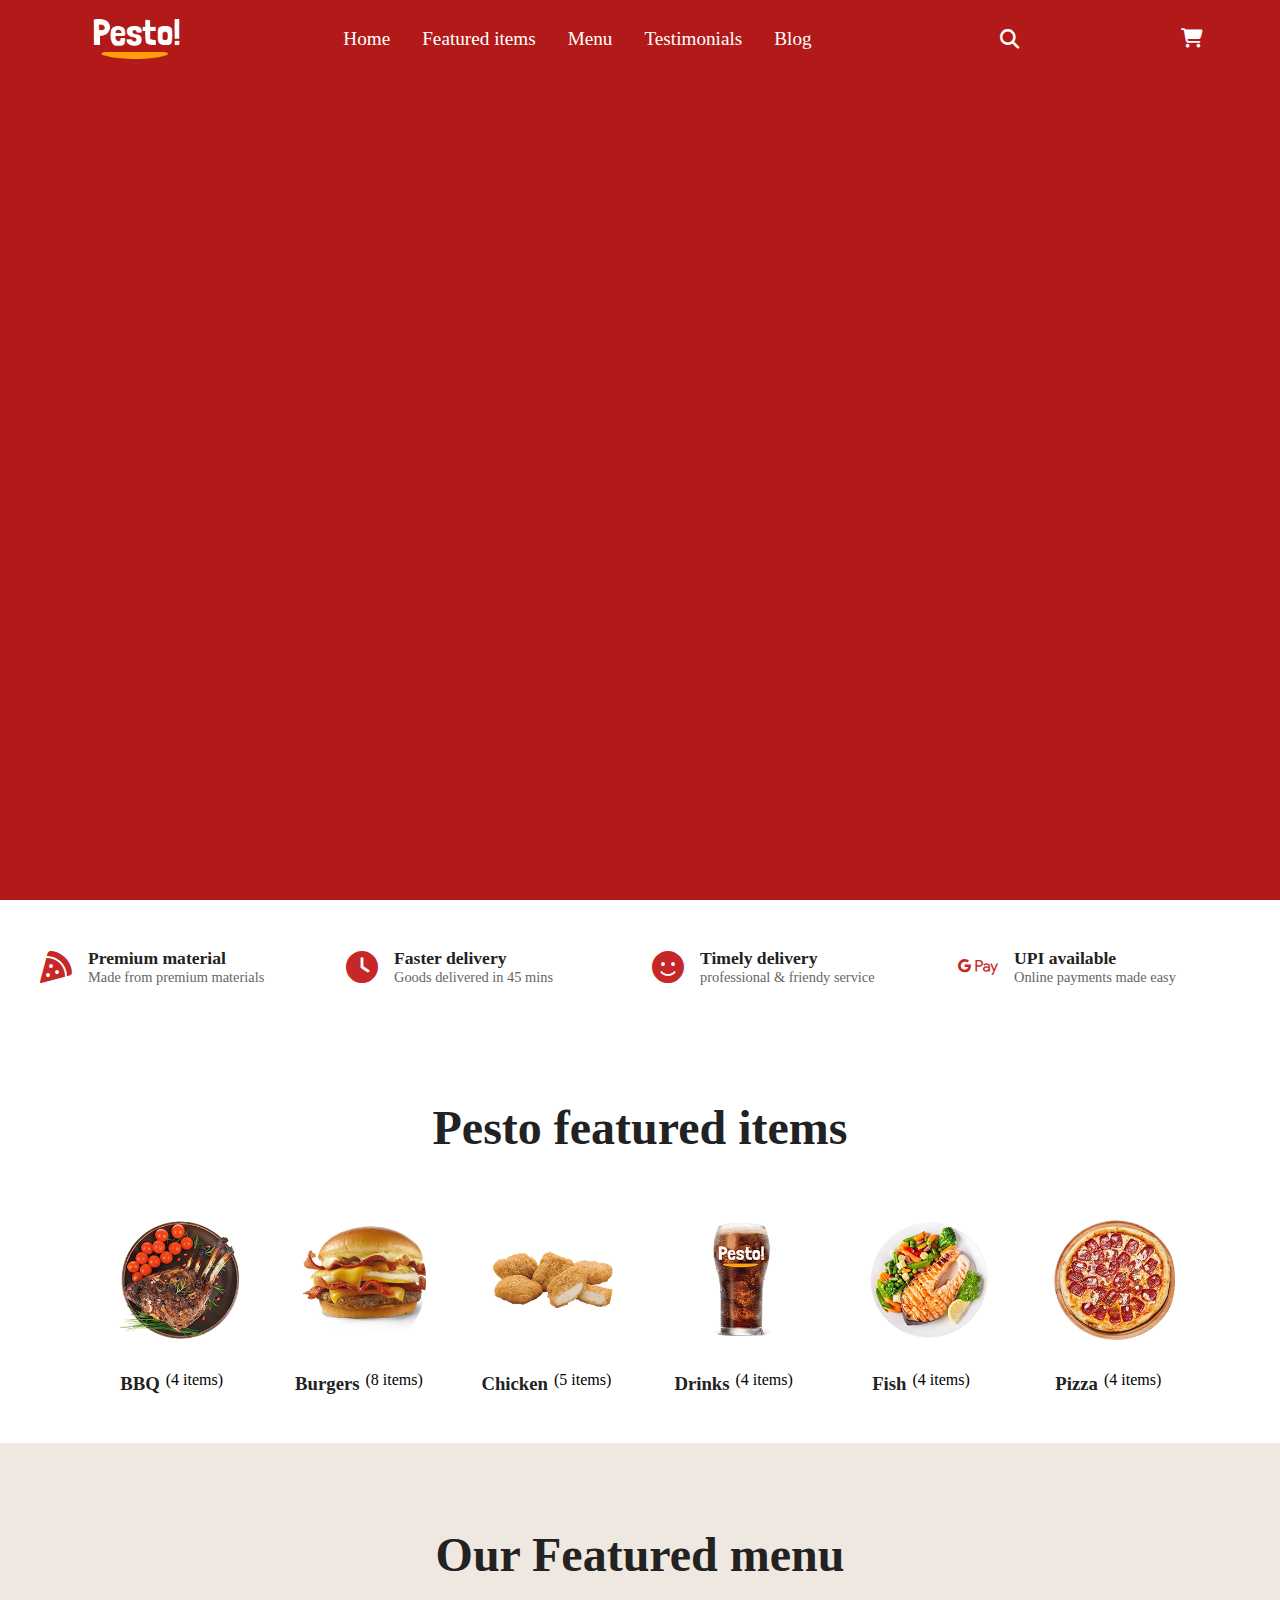
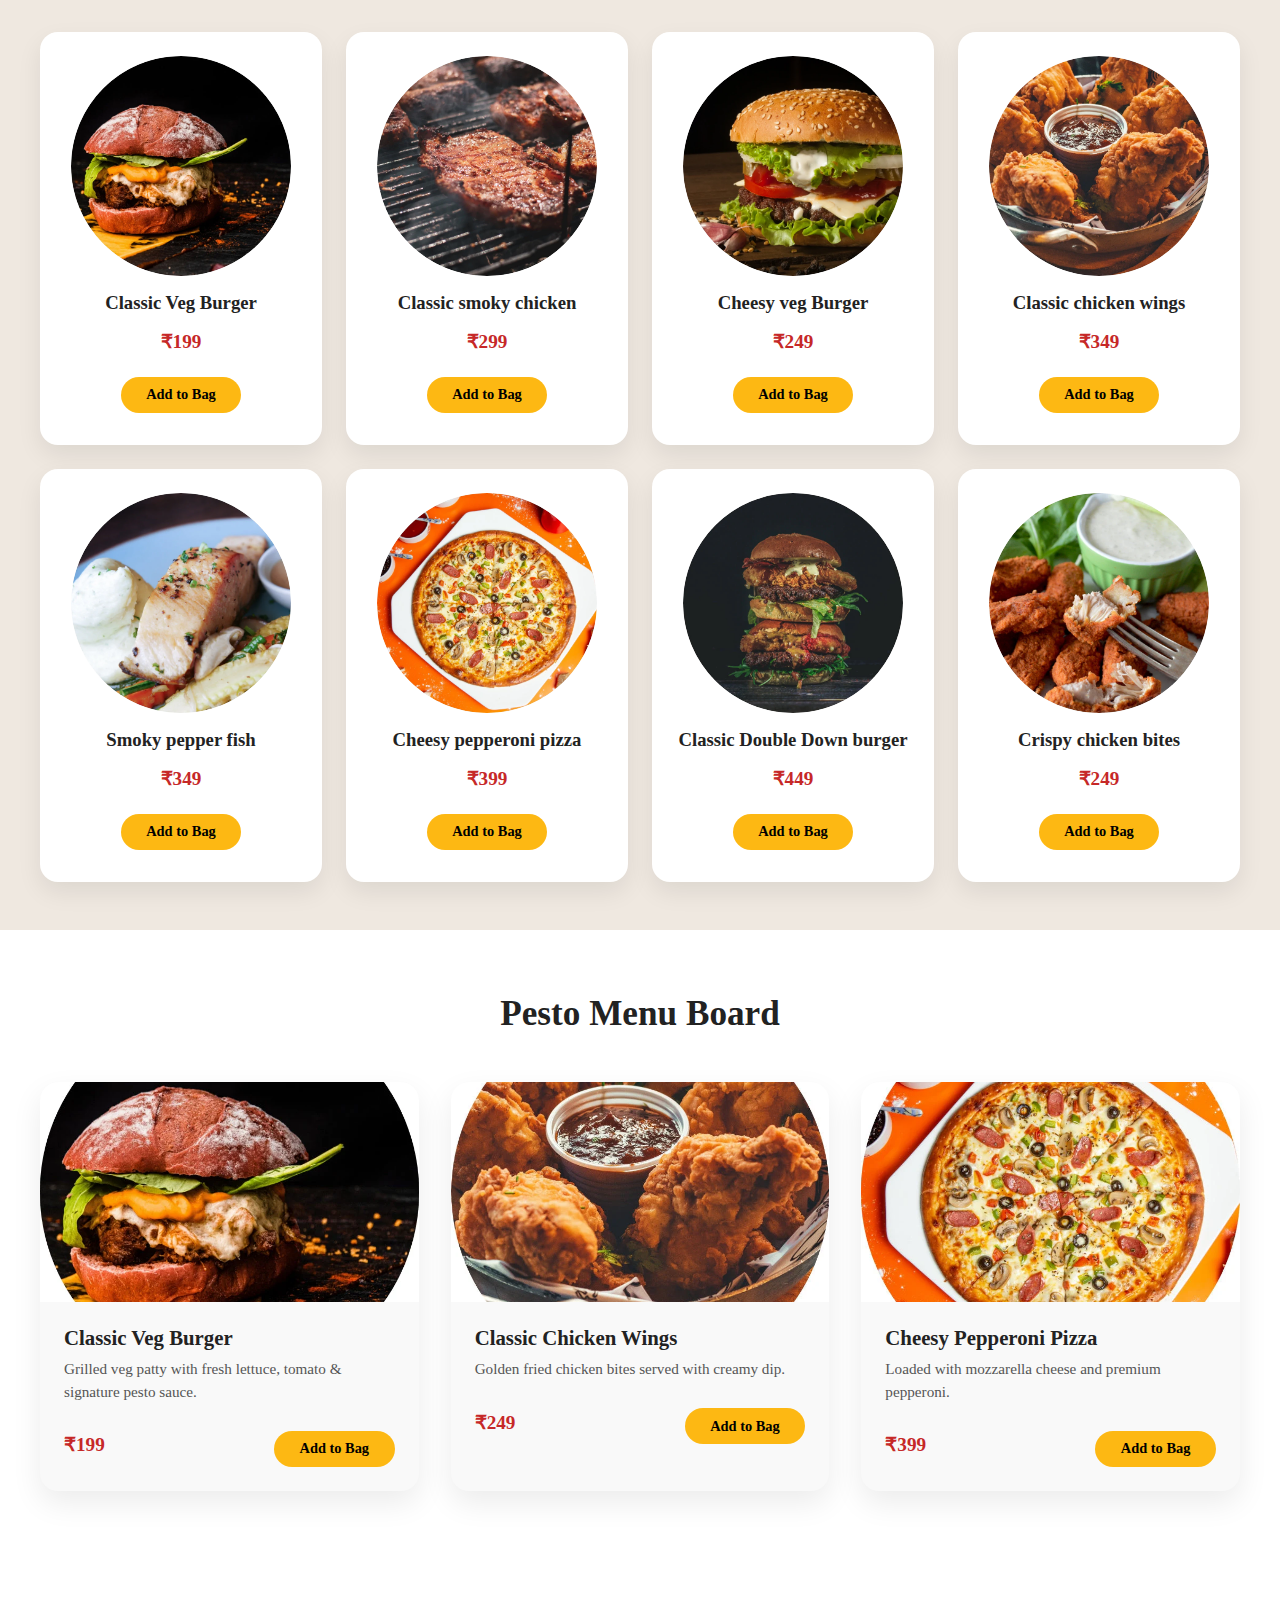
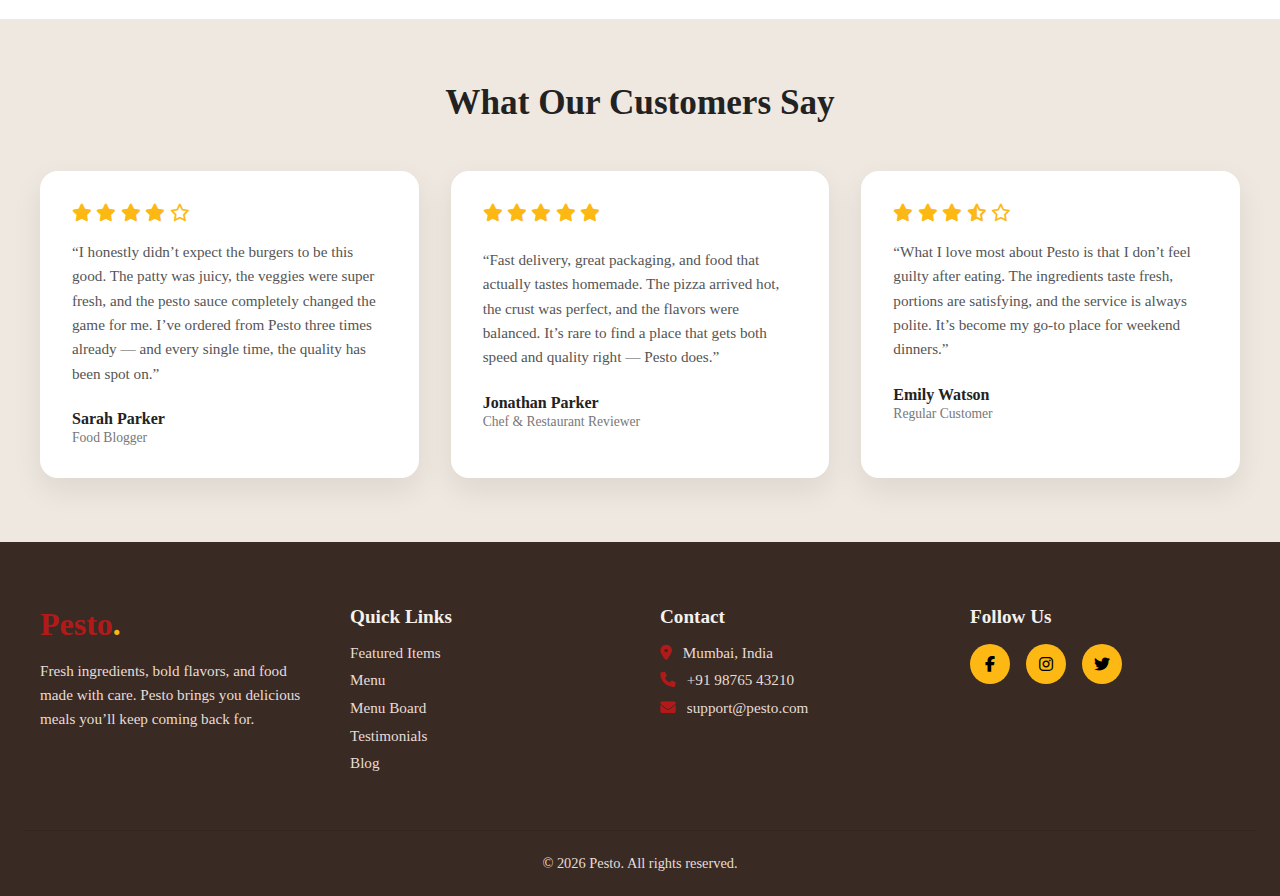
<file: index.html>
<!DOCTYPE html>
<html lang="en">
<head>
    <meta charset="UTF-8">
    <meta name="viewport" content="width=device-width, initial-scale=1.0">
    <title>Pesto</title>
    <link rel="stylesheet" href="style.css">
    <link rel="stylesheet" href="https://cdnjs.cloudflare.com/ajax/libs/font-awesome/6.7.2/css/all.min.css" integrity="sha512-Evv84Mr4kqVGRNSgIGL/F/aIDqQb7xQ2vcrdIwxfjThSH8CSR7PBEakCr51Ck+w+/U6swU2Im1vVX0SVk9ABhg==" crossorigin="anonymous" referrerpolicy="no-referrer" />
    <link href="https://fonts.googleapis.com/css2?family=Baloo+2&display=swap" rel="stylesheet">

</head>
<body>
    <header>
        <!--background image-->
       <div class="bg"><!--splash image-->
            <div class="bg-color"><!-- for adding background color over the splash-->
                <div class="Navbar"><!-- writing it inside the bg color div so that the navbar appears on bg color-->
                    <div class="Nav-logo"><!--to change the position of logo-->
                       <div class="logo"></div>
                    </div>
                <div class="Nav-tags"><!--given separate classes so that i can adjust position of each anchor tag if needed-->
                    <div class="home"><a href="index.html">Home</a></div>
                    <div class="items"><a href="#featured__menu">Featured items</a></div>
                    <div class="Menu"><a href="#featured-menu">Menu</a></div>
                    <div class="testimonials"><a href="#testimonials">Testimonials</a></div>
                    <div class="blogs"><a href="blog.html">Blog</a></div>
                    
                </div>
                <div class="Nav-search">
                    <div class="search-box">
                        <input type="text" id="searchInput" placeholder="Search food..." />
                        <i class="fa-solid fa-magnifying-glass search-icon"></i>
                    </div>
                </div>

                <div class="Nav-cart"><!--to change the position of the  cart-->
                    <div class="cart">
                        <i class="fa-solid fa-cart-shopping"></i>
                    </div>
                </div>

                

            </div>

            <div class="hero-section">
                <div class="hero-txt">
                    <div class="txt-hero">GRILLED VEG</div>
                    <div class="txt-hero2"><h2>BURGER</h2></div><br>
                    <div class="hero-para"><p>Lorem ipsum, dolor sit amet consectetur adipisicing elit. Nemo sunt labore ut quia repudiandae veritatis, doloremque deleniti consequatur eius at error ipsa eveniet accusantium delectus autem omnis distinctio enim aliquid?</p></div><br>
                    <button><a href="#menu-board">Menu</a></button>
                </div>
                <div class="hero-img">
                    <div class="hero"></div>
                </div>
            </div>
            
        </div>
    </header>
    <main>
        <!--featured menu-->
        <div class="featured_menu"><!--to store both details and featured menu-->
            <div class="details"><!--to store all the detail(delivery,cook etc) boxes-->
                <div class="details-items"><!--for using flex-->
                    <!--box1-->
                    <div class="box1 box">
                        <div class="pizza-icon"><i class="fa-solid fa-pizza-slice"></i></div>
                        <div class="pizza-text">
                            <bold><h2>Premium material</h2></bold>
                            <p>Made from premium materials</p>
                        </div>
                    </div>
                    <!--box2-->
                    <div class="box2 box">
                        <div class="clock-icon"><i class="fa-solid fa-clock"></i></div>
                        <div class="clock-text">
                            <bold><h2>Faster delivery</h2></bold>
                            <p>Goods delivered in 45 mins </p>
                        </div>
                    </div>
                    <div class="box3 box">
                        <div class="smile-icon"><i class="fa-solid fa-face-smile"></i></div>
                        <div class="smile-text">
                            <bold><h2>Timely delivery</h2></bold>
                            <p>professional & friendy service</p>
                        </div>
                    </div>
                    <div class="box4 box">
                        <div class="pay-icon"><i class="fa-brands fa-google-pay"></i></div>
                        <div class="pay-text">
                        <bold><h2>UPI available</h2></bold>
                        <p>Online payments made easy</p>
                        </div>    
                    </div>
                    
                </div>

            
            </div>
            <br>
            <!--for menu items-->
            <section id="featured__menu"></section>
            <div class="featured__menu">
                <div class="featured-text"><h2>Pesto featured items</h2></div>
                <div class="featured-items"><!--outer div-->
                    <br>
                    <div class="image-storage"><!--to store all the images in one div and to give transistion which i did not do-->
                        <div class="image1 image"><!--div to store smaller div which consists image.this will help us with the positioning of image-->
                            <div class="item1" style="background-image: url('images/feature-menu-1.png');background-size: cover;height:150px;width:134px;"> </div>
                            <div class="item1-text" style="display:flex;justify-content: center;align-items: center;">
                                <div class="item-label">
                                    <bold><h3>BBQ</h3></bold>
                                    <p style="color:black;">(4 items)</p>
                                </div>
                                
                            </div>
                        </div>
                        <div class="image2 image">
                            <div class="item2" style="background-image: url('images/feature-menu-2.png');background-size: cover;height:150px;width:134px;"> </div>
                            <div class="item2-text" style="display:flex;justify-content: center;align-items: center;">
                                <div class="item-label">
                                    <bold><h3>Burgers</h3></bold>
                                    <p style="color:black;">(8 items)</p>
                                </div>
                            </div>
                        </div>
                        <div class="image3 image">
                            <div class="item3" style="background-image: url('images/feature-menu-3.png');background-size: cover;height:150px;width:134px;"> </div>
                            <div class="item3-text" style="display:flex;justify-content: center;align-items: center;">
                                <div class="item-label">
                                    <bold><h3>Chicken</h3></bold>
                                    <p style="color:black;">(5 items)</p>
                                </div>
                            </div>
                        </div>
                        <div class="image4 image">
                            <div class="item4" style="background-image: url('images/feature-menu-4.png');background-size: cover;height:150px;width:134px;"> </div>
                            <div class="item4-text" style="display:flex;justify-content: center;align-items: center;">
                                <div class="item-label">
                                    <bold><h3>Drinks</h3></bold>
                                    <p style="color:black;">(4 items)</p>
                                </div>
                            </div>
                        </div>
                        <div class="image5 image">
                            <div class="item5" style="background-image: url('images/feature-menu-5.png');background-size: cover;height:150px;width:134px;"> </div>
                            <div class="item5-text" style="display:flex;justify-content: center;align-items: center;">
                                <div class="item-label">
                                    <bold><h3>Fish</h3></bold>
                                    <p style="color:black;">(4 items)</p>
                                </div>
                            </div>
                        </div>
                        <div class="image6 image">
                            <div class="item6" style="background-image: url('images/feature-menu-6.png');background-size: cover;height:150px;width:134px;"> </div>
                            <div class="item6-text" style="display:flex;justify-content: center;align-items: center;">
                               <div class="item-label">
                                    <bold><h3>Pizza</h3></bold>
                                    <p style="color:black;">(4 items)</p>
                                </div>
                            </div>
                        </div>


                    </div>
                    

                    
                    
                </div>
            </div>
            
           
        </div>
        <!--featured menuu-->
        <section id="featured-menu">
            <div class="featured-menu"><!--to add color to the div-->
            <br><br>
            <div class="menu-heading"><h2>Our Featured menu</h2></div>
            <br>
            <div class="menu-items"><!--outer div-->
                <div class="div-menu">
                    <div class="item item-1">
                        <div class="item-img"></div>
                        <h3>Classic Veg Burger</h3>
                        <span class="price">₹199</span>
                        <button class="add-btn"
                            data-id="Classic veg Burger"
                            data-name="Crispy chicken bites"
                            data-price="199"
                            data-image="images/item-1.png">
                              Add to Bag
                        </button>
                    </div>

                    <div class="item item-2">
                        <div class="item-img"></div>
                        <h3>Classic smoky chicken</h3>
                        <span class="price">₹299</span>
                        <button class="add-btn"
                            data-id="Classic smoky chicken"
                            data-name="Classic smoky chicken"
                            data-price="249"
                            data-image="images/item-2.png">
                            Add to Bag
                        </button>
                    </div>

                    <div class="item item-3">
                        <div class="item-img"></div>
                        <h3>Cheesy veg Burger</h3>
                        <span class="price">₹249</span>
                        <button class="add-btn"
                            data-id="Cheesy veg Burger"
                            data-name="Cheesy veg Burger"
                            data-price="249"
                            data-image="images/item-3.png">
                              Add to Bag
                           </button>
                    </div>

                    <div class="item item-4">
                        <div class="item-img"></div>
                        <h3>Classic chicken wings</h3>
                        <span class="price">₹349</span>
                        <button class="add-btn"
                            data-id="Classic chicken wings"
                            data-name="Classic chicken wings"
                            data-price="349"
                            data-image="images/item-4.png">
                            Add to Bag
                        </button>
                    </div>

                    <div class="item item-5">
                        <div class="item-img"></div>
                        <h3>Smoky pepper fish</h3>
                        <span class="price">₹349</span>
                        <button class="add-btn"
                            data-id="smoky pepper fish"
                            data-name="smoky pepper fish"
                            data-price="349"
                            data-image="images/item-5.png">
                            Add to Bag
                        </button>
                    </div>

                    <div class="item item-6">
                        <div class="item-img"></div>
                        <h3>Cheesy pepperoni pizza</h3>
                        <span class="price">₹399</span>
                        <button class="add-btn"
                            data-id="cheese pizza-1"
                            data-name="cheese pizza"
                            data-price="399"
                            data-image="images/item-6.png">
                            Add to Bag
                        </button>
                    </div>

                    <div class="item item-7">
                        <div class="item-img"></div>
                        <h3>Classic Double Down burger</h3>
                        <span class="price">₹449</span>
                        <button class="add-btn"
                            data-id="Double down burger"
                            data-name="Double down burger"
                            data-price="449"
                            data-image="images/item-7.png">
                            Add to Bag
                        </button>
                    </div>

                    <div class="item item-8">
                        <div class="item-img"></div>
                        <h3>Crispy chicken bites</h3>
                        <span class="price">₹249</span>
                        <button class="add-btn"
                            data-id="Crispy chicken bites"
                            data-name="Crispy chicken bites"
                            data-price="249"
                            data-image="images/item-8.png">
                            Add to Bag
                        </button>
                    </div>
                </div>
                

            </div>

        </div>
        </section>
        
        <!--pesto menu board-->
        <section class="menu-board" id="menu-board">
            <h2 class="menu-board-title">Pesto Menu Board</h2>
            <div class="menu-board-grid">
                <div class="menu-card">
                    <div class="menu-img" style="background-image: url('images/item-1.png');"></div>
                    <div class="menu-info">
                        <h3>Classic Veg Burger</h3>
                        <p>Grilled veg patty with fresh lettuce, tomato & signature pesto sauce.</p>
                        <div class="menu-footer">
                            <span class="price">₹199</span>
                            <button class="add-btn"
                               data-id="Classic veg Burger"
                               data-name="Classic Veg Burger"
                               data-price="199"
                               data-image="images/item-1.png">
                               Add to Bag
                           </button>

                        </div>
                    </div>
                </div>
                <div class="menu-card">
                    <div class="menu-img" style="background-image: url('images/item-4.png');"></div>
                    <div class="menu-info">
                        <h3>Classic Chicken Wings</h3>
                        <p>Golden fried chicken bites served with creamy dip.</p>
                        <div class="menu-footer">
                            <span class="price">₹249</span>
                            <button class="add-btn"
                              data-id="Classic chicken Wings"
                              data-name="Classic chicken Wings"
                              data-price="249"
                              data-image="images/item-4.png">
                              Add to Bag
                           </button>

                        </div>
                    </div>
                </div>
                <div class="menu-card">
                    <div class="menu-img" style="background-image: url('images/item-6.png');"></div>
                    <div class="menu-info">
                        <h3>Cheesy Pepperoni Pizza</h3>
                        <p>Loaded with mozzarella cheese and premium pepperoni.</p>
                        <div class="menu-footer">
                            <span class="price">₹399</span>
                            <button class="add-btn"
                               data-id="cheese pizza-1"
                               data-name="cheese pizza"
                               data-price="399"
                               data-image="images/item-6.png">
                               Add to Bag
                            </button>
                            
                        </div>
                    </div>
                </div>
            </div>

        </section>
        
        <section class="testimonials-section" id="testimonials">
            <h2 class="testimonials-title">What Our Customers Say</h2>
            <div class="testimonials-grid">
                <div class="testimonial-card">
                    <div class="stars">
                        <i class="fa-solid fa-star"></i>
                        <i class="fa-solid fa-star"></i>
                        <i class="fa-solid fa-star"></i>
                        <i class="fa-solid fa-star"></i>
                        <i class="fa-regular fa-star"></i>
                    </div>
                    <p class="testimonial-text">
                        “I honestly didn’t expect the burgers to be this good. The patty was juicy,
                        the veggies were super fresh, and the pesto sauce completely changed the game
                        for me. I’ve ordered from Pesto three times already — and every single time,
                        the quality has been spot on.”
                    <div class="testimonial-user">
                        <strong>Sarah Parker</strong>
                        <span>Food Blogger</span>
                    </div>
                </div>
                
                <div class="testimonial-card">
                    <div class="stars">
                        <i class="fa-solid fa-star"></i>
                        <i class="fa-solid fa-star"></i>
                        <i class="fa-solid fa-star"></i>
                        <i class="fa-solid fa-star"></i>
                        <i class="fa-solid fa-star"></i>
                    </div>
                    <p class="testimonial-text">
                        <p class="testimonial-text">
                            “Fast delivery, great packaging, and food that actually tastes homemade.
                            The pizza arrived hot, the crust was perfect, and the flavors were balanced.
                            It’s rare to find a place that gets both speed and quality right — Pesto does.”
                        </p>
                    <div class="testimonial-user">
                        <h4>Jonathan Parker</h4>
                        <span>Chef & Restaurant Reviewer</span>
                    </div>

                    
                </div>

                <div class="testimonial-card">
                    <div class="stars">
                        <i class="fa-solid fa-star"></i>
                        <i class="fa-solid fa-star"></i>
                        <i class="fa-solid fa-star"></i>
                        <i class="fa-solid fa-star-half-stroke"></i>
                        <i class="fa-regular fa-star"></i>
                    </div>
                    <p class="testimonial-text">
                        “What I love most about Pesto is that I don’t feel guilty after eating.
                        The ingredients taste fresh, portions are satisfying, and the service is
                        always polite. It’s become my go-to place for weekend dinners.”
                    </p>
                    <div class="testimonial-user">
                        <strong>Emily Watson</strong>
                        <span>Regular Customer</span>
                    </div>
                </div>
            </div>
        </section>
    </main>

    <footer class="site-footer">
        <div class="footer-container">
            <div class="footer-brand">
                <div class="footer-logo">Pesto<span>.</span></div>
                <p>
                    Fresh ingredients, bold flavors, and food made with care.
                    Pesto brings you delicious meals you’ll keep coming back for.
                </p>
            </div>
            <div class="footer-links">
                <h4>Quick Links</h4>
                <ul>
                    <li><a href="#featured__menu">Featured Items</a></li>
                    <li><a href="#featured-menu">Menu</a></li>
                    <li><a href="#menu-board">Menu Board</a></li>
                    <li><a href="#testimonials">Testimonials</a></li>
                    <li><a href="blog.html">Blog</a></li>
                </ul>
            </div>
            <div class="footer-contact">
                <h4>Contact</h4>
                <p><i class="fa-solid fa-location-dot"></i> Mumbai, India</p>
                <p><i class="fa-solid fa-phone"></i> +91 98765 43210</p>
                <p><i class="fa-solid fa-envelope"></i> support@pesto.com</p>
            </div>
            <div class="footer-social">
                <h4>Follow Us</h4>
                <div class="social-icons">
                    <a href="#"><i class="fa-brands fa-facebook-f"></i></a>
                    <a href="#"><i class="fa-brands fa-instagram"></i></a>
                    <a href="#"><i class="fa-brands fa-twitter"></i></a>
                </div>
            </div>
        </div>
        <div class="footer-bottom">
            <p>© 2026 Pesto. All rights reserved.</p>
        </div>
    </footer>

    <div class="cart-overlay"></div>
    <aside class="cart-panel">
        <div class="cart-header">
            <h3>Your Bag</h3>
            <button class="close-cart">&times;</button>
        </div>
        <div class="cart-items"></div>
        <div class="cart-footer">
            <div class="cart-total">
                <span>Total</span>
                <strong>₹<span id="cart-total">0</span></strong>
            </div>
            <button class="checkout-btn">Checkout</button>
        </div>
    </aside>

    <div class="checkout-modal">
        <div class="checkout-box">
            <h3>Confirm Your Order</h3>
            <p class="checkout-summary"></p>

            <div class="payment-loading">
                <div class="spinner"></div>
                <p>Processing payment...</p>
            </div>


            <div class="checkout-actions">
                <button class="cancel-checkout">Cancel</button>
                <button class="confirm-checkout">Place Order</button>
            </div>
        </div>
    </div>




        
        
        
    
    
 <script src="script.js"></script>

 

</body>
</html>
</file>
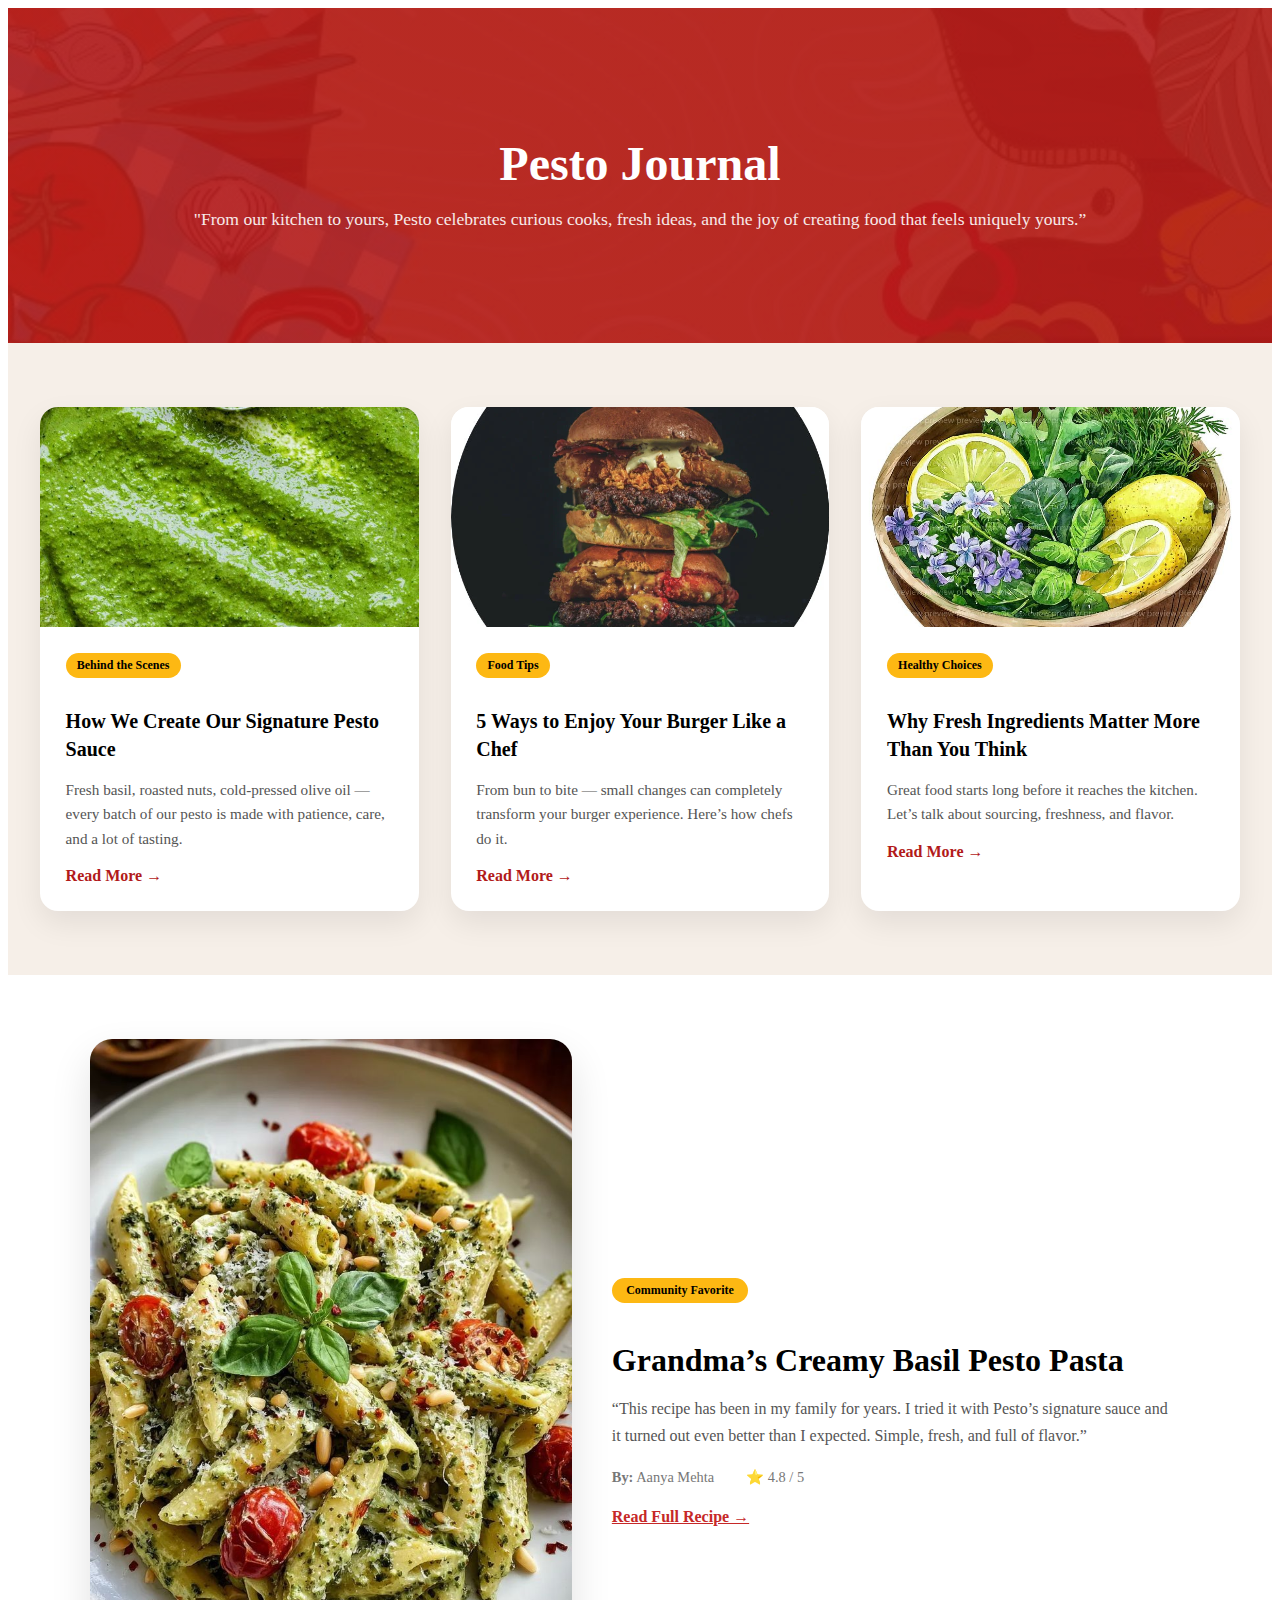
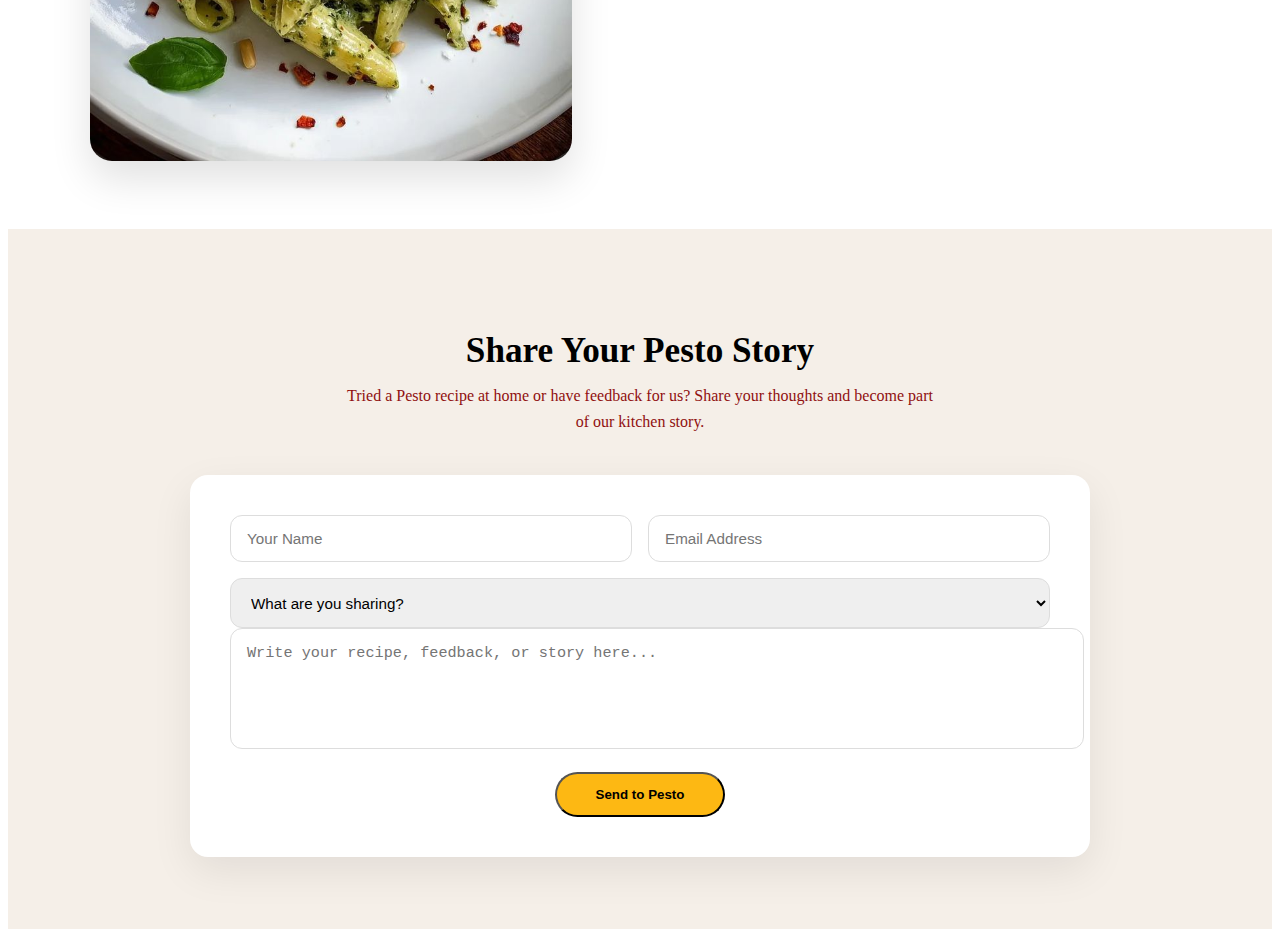
<file: blog.html>
<!DOCTYPE html>
<html lang="en">
<head>
  <meta charset="UTF-8" />
  <meta name="viewport" content="width=device-width, initial-scale=1.0" />
  <title>Pesto Blog</title>
  <link rel="stylesheet" href="blog.css" />
</head>

<body>

<!-- BLOG HERO -->
<section class="blog-hero">
  <div class="blog-hero-content">
    <h1>Pesto Journal</h1>
    <p>"From our kitchen to yours, Pesto celebrates curious cooks, fresh ideas, and the joy of creating food that feels uniquely yours.”</p>
  </div>
</section>

<!-- BLOG LIST -->
<section class="blog-section">
  <div class="blog-grid">

    <!-- Blog Card 1 -->
    <article class="blog-card">
      <div class="blog-img" style="background-image:url('images/Spinach Basil Pesto Sauce.jpg');"></div>
      <div class="blog-content">
        <span class="blog-tag">Behind the Scenes</span>
        <h2>How We Create Our Signature Pesto Sauce</h2>
        <p>
          Fresh basil, roasted nuts, cold-pressed olive oil — every batch
          of our pesto is made with patience, care, and a lot of tasting.
        </p>
        <a href="#" class="blog-read">Read More →</a>
      </div>
    </article>

    <!-- Blog Card 2 -->
    <article class="blog-card">
      <div class="blog-img" style="background-image:url('images/item-7.png');"></div>
      <div class="blog-content">
        <span class="blog-tag">Food Tips</span>
        <h2>5 Ways to Enjoy Your Burger Like a Chef</h2>
        <p>
          From bun to bite — small changes can completely transform your
          burger experience. Here’s how chefs do it.
        </p>
        <a href="#" class="blog-read">Read More →</a>
      </div>
    </article>

    <!-- Blog Card 3 -->
    <article class="blog-card">
      <div class="blog-img" style="background-image:url('images/12 Fresh Herb Clipart _ Basil Pesto Watercolor Illustration _ Kitchen Garden Ingredient Art _ JPG.jpg');"></div>
      <div class="blog-content">
        <span class="blog-tag">Healthy Choices</span>
        <h2>Why Fresh Ingredients Matter More Than You Think</h2>
        <p>
          Great food starts long before it reaches the kitchen. Let’s talk
          about sourcing, freshness, and flavor.
        </p>
        <a href="#" class="blog-read">Read More →</a>
      </div>
    </article>

  </div>
</section>

<section class="featured-recipe">
  <div class="featured-recipe-container">
    <div class="recipe-image">
      <img src="images/recipe.jpg" alt="Community Recipe">
    </div>

    <div class="recipe-content">
      <span class="recipe-badge">Community Favorite</span>
      <h2>Grandma’s Creamy Basil Pesto Pasta</h2>
      <p>
        “This recipe has been in my family for years. I tried it with Pesto’s
        signature sauce and it turned out even better than I expected.
        Simple, fresh, and full of flavor.”
      </p>

      <div class="recipe-meta">
        <span><strong>By:</strong> Aanya Mehta</span>
        <span>⭐ 4.8 / 5</span>
      </div>

      <a href="#" class="recipe-link">Read Full Recipe →</a>
    </div>
  </div>
</section>


<section class="community-section">
  <div class="community-container">
    <h2>Share Your Pesto Story</h2>
    <p class="community-subtitle">
      Tried a Pesto recipe at home or have feedback for us?
      Share your thoughts and become part of our kitchen story.
    </p>

    <form class="community-form">
      <div class="form-group">
        <input type="text" placeholder="Your Name" required>
        <input type="email" placeholder="Email Address" required>
      </div>

      <select required>
        <option value="">What are you sharing?</option>
        <option>My Recipe</option>
        <option>Food Feedback</option>
        <option>Kitchen Tip</option>
        <option>General Message</option>
      </select>

      <textarea rows="5" placeholder="Write your recipe, feedback, or story here..." required></textarea>

      <button type="submit">Send to Pesto</button>
    </form>
  </div>
</section>


</body>
</html>
</file>
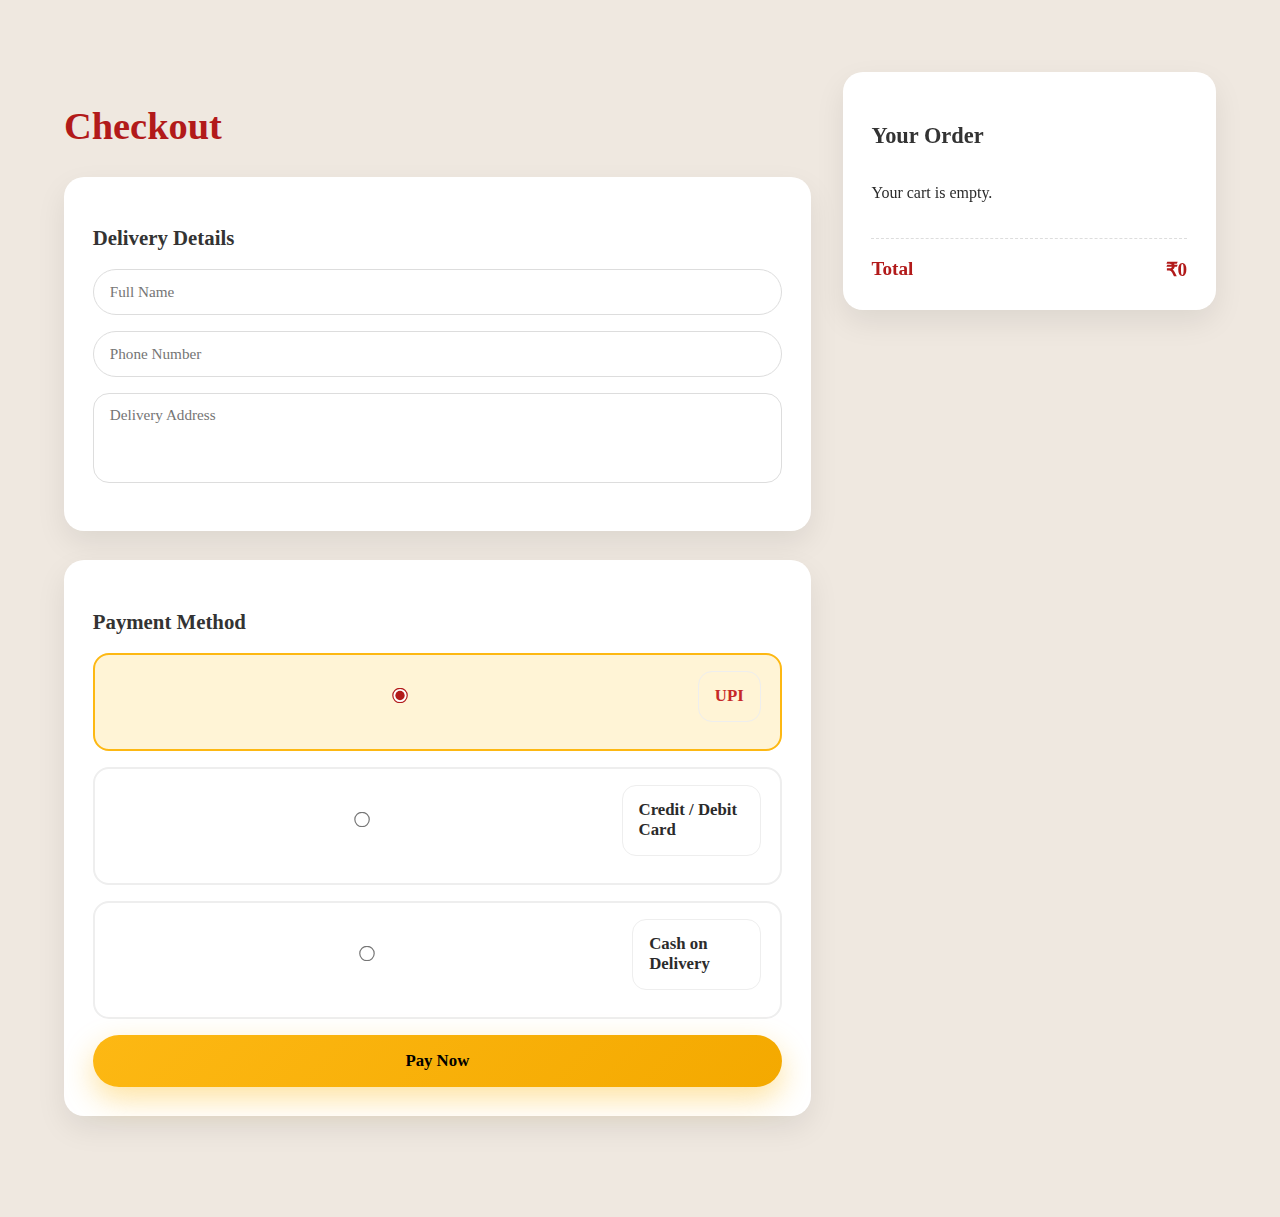
<file: checkout.html>
<!DOCTYPE html>
<html lang="en">
<head>
  <meta charset="UTF-8" />
  <meta name="viewport" content="width=device-width, initial-scale=1.0"/>
  <title>Checkout | Pesto</title>
  <link rel="stylesheet" href="checkout.css" />
</head>
<body>

  <main class="checkout-container">

    <!-- LEFT: CUSTOMER + PAYMENT -->
    <section class="checkout-left">
      <h2>Checkout</h2>

      <!-- Customer Details -->
      <div class="checkout-card">
        <h3>Delivery Details</h3>

        <input type="text" id="name" placeholder="Full Name" required />
        <input type="tel" id="phone" placeholder="Phone Number" required />
        <textarea id="address" placeholder="Delivery Address" required></textarea>
      </div>

      <!-- Payment Method -->
      <div class="checkout-card">
        <h3>Payment Method</h3>
        <div class="payment-option">
            <input type="radio" id="upi" name="payment" checked>
            <label for="upi">UPI</label>
        </div>
        <div class="payment-option">
            <input type="radio" id="card" name="payment">
            <label for="card">Credit / Debit Card</label>
        </div>
        <div class="payment-option">
            <input type="radio" id="cod" name="payment">
            <label for="cod">Cash on Delivery</label>
        </div>

        <button class="pay-btn" id="payNowBtn">
            Pay Now
        </button>


    </section>

    <!-- RIGHT: ORDER SUMMARY -->
    <aside class="checkout-right">
      <h3>Your Order</h3>

      <div id="orderItems" class="order-items"></div>


      <div class="order-total">
        <span>Total</span>
        <strong>₹<span id="orderTotal">0</span></strong>
      </div>
    </aside>

  </main>

  <script src="checkout.js"></script>
</body>
</html>
</file>
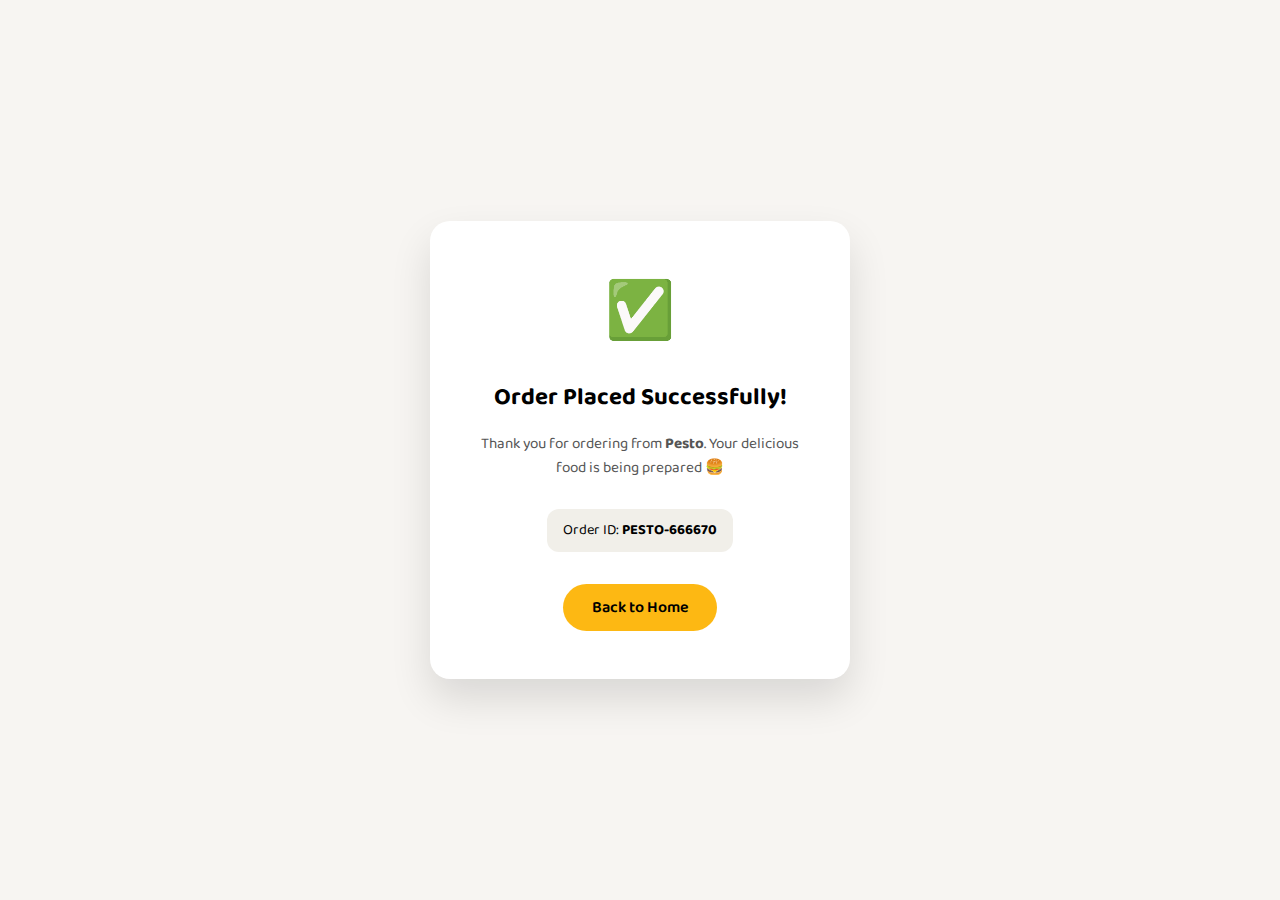
<file: order_sucess.html>
<!DOCTYPE html>
<html lang="en">
<head>
  <meta charset="UTF-8" />
  <meta name="viewport" content="width=device-width, initial-scale=1.0"/>
  <title>Order Placed | Pesto</title>
  <link href="https://fonts.googleapis.com/css2?family=Baloo+2&display=swap" rel="stylesheet">
  <style>
    * {
      box-sizing: border-box;
      font-family: "Baloo 2", cursive;
    }

    body {
      margin: 0;
      height: 100vh;
      background: #f7f5f2;
      display: flex;
      align-items: center;
      justify-content: center;
    }

    .success-box {
      background: #fff;
      padding: 3rem 2.5rem;
      border-radius: 20px;
      text-align: center;
      max-width: 420px;
      width: 90%;
      box-shadow: 0 20px 40px rgba(0,0,0,0.12);
    }

    .success-icon {
      font-size: 3.5rem;
      color: #4CAF50;
      margin-bottom: 1rem;
    }

    .success-box h2 {
      margin-bottom: 0.6rem;
    }

    .success-box p {
      font-size: 0.95rem;
      color: #555;
      margin-bottom: 1.8rem;
    }

    .order-id {
      background: #f1efe9;
      padding: 0.6rem 1rem;
      border-radius: 12px;
      display: inline-block;
      font-size: 0.9rem;
      margin-bottom: 2rem;
    }

    .success-actions a {
      display: inline-block;
      padding: 0.7rem 1.8rem;
      border-radius: 999px;
      background: #fdb813;
      color: #000;
      font-weight: 600;
      text-decoration: none;
      transition: background 0.3s ease;
    }

    .success-actions a:hover {
      background: #f4a900;
    }
  </style>
</head>
<body>

  <div class="success-box">
    <div class="success-icon">✅</div>
    <h2>Order Placed Successfully!</h2>
    <p>
      Thank you for ordering from <strong>Pesto</strong>.  
      Your delicious food is being prepared 🍔
    </p>

    <div class="order-id">
      Order ID: <strong id="orderId"></strong>
    </div>

    <div class="success-actions">
      <a href="index.html">Back to Home</a>
    </div>
  </div>

  <script>
    // Generate fake order ID
    const orderId = "PESTO-" + Math.floor(100000 + Math.random() * 900000);
    document.getElementById("orderId").innerText = orderId;
  </script>

</body>
</html>
</file>
<file: style.css>
/* =====================
   GLOBAL STYLES
===================== */
* {
  margin: 0;
  padding: 0;
  box-sizing: border-box;
  font-family: "Lolita", cursive;
}

body {
  background-color: #fff;
  color: #222;
}

a {
  text-decoration: none;
  color: #fff;
}

button {
  border: none;
  cursor: pointer;
}

/* =====================
   HEADER / HERO
===================== */
.bg {
  background-image: url("images/home-mask.png") center/cover no-repeat;
}

.bg-color {
  background-color:#B21A1A;
  padding-bottom: 3rem;
}

/* NAVBAR */
.Navbar {
  width: 100%;
  padding: 1.2rem clamp(1rem, 6vw, 6rem);
  display: flex;
  align-items: center;
  justify-content: space-between;
}


.logo {
  width: 120px;
  height: 40px;
  background: url("images/logo.png") center/contain no-repeat;
}

.Nav-tags {
  display: flex;
  gap: 2rem;
}

.Nav-tags a {
  font-weight: 200;
  transition: 0.3s;
  font-size: 1.2rem;
}

.Nav-tags a:hover {
  color: #ffd54f;
}

.Nav-search,
.Nav-cart {
  color: #fff;
  font-size: 1.2rem;
  margin-left: 1rem;
}

/* HERO SECTION */
.hero-section {
  width: 100%;
  max-width: none;   /* 🔴 this is critical */
  padding: 4rem 6rem;
}

.hero-txt {
  flex: 1;
  color: #fff;
}

.txt-hero {
  font-size: 1.1rem;
  letter-spacing: 2px;
}

.txt-hero2 h2 {
  font-size: 4rem;
  line-height: 1;
}

.hero-para {
  max-width: 500px;
  opacity: 0.9;
  font-size: 2.5 rem;
}

.hero-txt button {
  margin-top: 1.5rem;
  background: #ffb300;
  padding: 0.7rem 2rem;
  border-radius: 30px;
}

.hero-txt button a {
  color: #000;
  font-weight: 700;
}

/* HERO IMAGE */
.hero-img {
  flex: 1;
  display: flex;
  justify-content: center;
}

.hero {
  width: min(470px, 45vw);
  aspect-ratio: 1 / 1;
  background: url("images/home.png") center / contain no-repeat;
}

html, body {
  height: 100%;
}

.bg {
  min-height: 100vh;
}

.bg-color {
  min-height: 100vh;
  display: flex;
  flex-direction: column;
}

.hero-section {
  flex: 1;
  display: flex;
  align-items: center;
}


/* =====================
   DETAILS SECTION
===================== */
.details {
  background: #fff;
  padding: 3rem 1rem;
}

.details-items {
  max-width: 1200px;
  margin: auto;
  display: grid;
  grid-template-columns: repeat(4, 1fr);
  gap: 1.5rem;
}

.box {
  display: flex;
  align-items: center;
  gap: 1rem;
}

.box i {
  font-size: 2rem;
  color: #c62828;
}

.box h2 {
  font-size: 1.1rem;
}

.box p {
  font-size: 0.9rem;
  color: #666;
}

/* =====================
   FEATURED MENU (CIRCLES)
===================== */
.featured__menu {
  text-align: center;
  padding: 3rem 1rem;
}

.featured-text {
  font-size: 2rem;
  margin-bottom: 2rem;
}

.image-storage {
  max-width: 1100px;
  margin: auto;
  display: grid;
  grid-template-columns: repeat(6, 1fr);
  gap: 1.5rem;
}

.image {
  text-align: center;
}

.image > div:first-child {
  border-radius: 50%;
  margin: auto;
  transition: transform 0.4s ease;
}

.image:hover > div:first-child {
  transform: scale(1.15);
}

.image {
  overflow: visible;
}


.image h3 {
  margin-top: 0.5rem;
}

.item-label {
  display: flex;
  justify-content: center;
  align-items: center;
  gap: 6px;
  margin-top: 0.6rem;

  /* REMOVE the box look */
  background: none;
  padding: 0;
  border-radius: 0;
  box-shadow: none;
}


.item-name {
  font-weight: 700;
  font-size: 1.1rem;
}

.item-count {
  font-size: 0.9rem;
  color: #555;
}


/* =====================
   FEATURED ITEMS GRID
===================== */
.featured-menu {
  background: #EFE8E0;
  padding: 3rem 1rem;
}

.menu-heading {
  text-align: center;
  font-size: 2rem;
  margin-bottom: 2rem;
}

.div-menu {
  max-width: 1200px;
  margin: auto;
  display: grid;
  grid-template-columns: repeat(4, 1fr);
  gap: 1.5rem;
}

.item {
  background: #fff;
  border-radius: 18px;
  padding: 1.5rem 1rem 2rem;
  display: flex;
  flex-direction: column;
  align-items: center;
  gap: 1rem;
  box-shadow: 0 10px 25px rgba(0,0,0,0.08);
  transition: transform 0.3s ease, box-shadow 0.3s ease;
}

.item:hover {
  transform: translateY(-6px);
  box-shadow: 0 18px 35px rgba(0,0,0,0.12);
}

/* Featured item images */
.item-1 .item-img { background-image: url("images/item-1.png"); }
.item-2 .item-img { background-image: url("images/item-2.png"); }
.item-3 .item-img { background-image: url("images/item-3.png"); }
.item-4 .item-img { background-image: url("images/item-4.png"); }
.item-5 .item-img { background-image: url("images/item-5.png"); }
.item-6 .item-img { background-image: url("images/item-6.png"); }
.item-7 .item-img { background-image: url("images/item-7.png"); }
.item-8 .item-img { background-image: url("images/item-8.png"); }

.item-img {
  width: clamp(160px, 18vw, 220px);
  aspect-ratio: 1 / 1;
  border-radius: 50%;
  background-size: cover;
  background-position: center;
}


.add-btn {
  margin-top: 0.5rem;
  background: #fdb813;
  color: #000;
  padding: 0.6rem 1.8rem;
  border-radius: 999px;
  font-weight: 600;
  font-size: 0.9rem;
  transition: background 0.3s ease, transform 0.2s ease;
}

.add-btn:hover {
  background: #f4a900;
  transform: scale(1.05);
}


/* =====================
   HERO ANIMATIONS
===================== */

/* Text slide from left */
@keyframes slideInLeft {
  from {
    opacity: 0;
    transform: translateX(-60px);
  }
  to {
    opacity: 1;
    transform: translateX(0);
  }
}

/* Image slide from right */
@keyframes slideInRight {
  from {
    opacity: 0;
    transform: translateX(60px) scale(0.95);
  }
  to {
    opacity: 1;
    transform: translateX(0) scale(1);
  }
}

/* Button pop */
@keyframes popIn {
  0% {
    opacity: 0;
    transform: scale(0.8);
  }
  80% {
    transform: scale(1.05);
  }
  100% {
    opacity: 1;
    transform: scale(1);
  }
}

.hero-txt {
  animation: slideInLeft 0.9s ease-out forwards;
}

.hero {
  animation: slideInRight 1.1s ease-out forwards;
}

.hero-txt button {
  animation: popIn 0.6s ease-out forwards;
  animation-delay: 0.8s;
  opacity: 0; /* required for delay */
}

.hero-txt,
.hero {
  opacity: 0;
}

@media (max-width: 576px) {
  .hero-txt,
  .hero,
  .hero-txt button {
    animation-duration: 0.6s;
  }
}




/* =====================
   MENU BOARD SECTION
===================== */

.menu-board {
  padding: 4rem 1.5rem;
  background: #fff;
}

.menu-board-title {
  text-align: center;
  font-size: 2.2rem;
  margin-bottom: 3rem;
}

/* GRID */
.menu-board-grid {
  max-width: 1200px;
  margin: auto;
  display: grid;
  grid-template-columns: repeat(3, 1fr);
  gap: 2rem;
}

/* CARD */
.menu-card {
  background: #f9f9f9;
  border-radius: 18px;
  overflow: hidden;
  box-shadow: 0 12px 30px rgba(0,0,0,0.08);
  transition: transform 0.3s ease, box-shadow 0.3s ease;
}

.menu-card:hover {
  transform: translateY(-8px);
  box-shadow: 0 20px 45px rgba(0,0,0,0.12);
}

/* IMAGE */
.menu-img {
  height: 220px;
  background-size: cover;
  background-position: center;
}

/* INFO */
.menu-info {
  padding: 1.5rem;
}

.menu-info h3 {
  font-size: 1.3rem;
  margin-bottom: 0.5rem;
}

.menu-info p {
  font-size: 0.95rem;
  color: #555;
  line-height: 1.5;
}

/* FOOTER */
.menu-footer {
  margin-top: 1.2rem;
  display: flex;
  align-items: center;
  justify-content: space-between;
}

.price {
  font-size: 1.2rem;
  font-weight: 700;
  color: #c62828;
}

/* BUTTON */
.add-btn {
  background: #fdb813;
  color: #000;
  padding: 0.6rem 1.6rem;
  border-radius: 999px;
  font-weight: 600;
  transition: background 0.3s ease, transform 0.2s ease;
}

.add-btn:hover {
  background: #f4a900;
  transform: scale(1.05);
}



@media (max-width: 992px) {
  .menu-board-grid {
    grid-template-columns: repeat(2, 1fr);
  }
}

@media (max-width: 576px) {
  .menu-board-grid {
    grid-template-columns: 1fr;
  }

  .menu-img {
    height: 200px;
  }
}





/* =====================
   RESPONSIVE
===================== */
@media (max-width: 992px) {
  .hero-section {
    flex-direction: column;
    text-align: center;
    padding: 3rem 1.5rem;
  }

  .hero-img {
    order: 2;
    margin-top: 2rem;
  }

  .hero {
    width: min(320px, 80vw);
  }
}


@media (max-width: 576px) {
  .Nav-tags {
    display: none;
  }

  .txt-hero2 h2 {
    font-size: 3rem;
  }

  .image-storage {
    grid-template-columns: repeat(2, 1fr);
  }

  .details-items {
    grid-template-columns: 1fr;
  }

  .div-menu {
    grid-template-columns: 1fr;
  }
}


/* =====================
   TESTIMONIALS SECTION
===================== */

.testimonials-section {
  background: #EFE8E0;
  padding: 4rem 1.5rem;
  margin-top: 4rem;
}

.testimonials-title {
  text-align: center;
  font-size: 2.2rem;
  margin-bottom: 3rem;
}

/* GRID */
.testimonials-grid {
  max-width: 1200px;
  margin: auto;
  display: grid;
  grid-template-columns: repeat(3, 1fr);
  gap: 2rem;
}

/* CARD */
.testimonial-card {
  background: #fff;
  border-radius: 18px;
  padding: 2rem;
  box-shadow: 0 12px 30px rgba(0,0,0,0.08);
  transition: transform 0.3s ease, box-shadow 0.3s ease;
}

.testimonial-card:hover {
  transform: translateY(-6px);
  box-shadow: 0 20px 40px rgba(0,0,0,0.12);
}

/* STARS */
.stars {
  color: #fdb813;
  font-size: 1.1rem;
  margin-bottom: 1rem;
}

/* TEXT */
.testimonial-text {
  font-size: 0.95rem;
  color: #555;
  line-height: 1.6;
  margin-bottom: 1.5rem;
}

/* USER */
.testimonial-user strong {
  display: block;
  font-size: 1rem;
}

.testimonial-user span {
  font-size: 0.85rem;
  color: #777;
}

/* =====================
   RESPONSIVE
===================== */

@media (max-width: 992px) {
  .testimonials-grid {
    grid-template-columns: repeat(2, 1fr);
  }
}

@media (max-width: 576px) {
  .testimonials-grid {
    grid-template-columns: 1fr;
  }

  .testimonial-card {
    padding: 1.5rem;
  }
}

/* =====================
   FOOTER
===================== */

.site-footer {
  background:#3a2a24; 
  color: #f5f1ec;
  padding: 4rem 1.5rem 1.5rem;

}

footer a,
footer p,
footer li {
  color: #e6ddd6;
}

footer a:hover {
  color: #fdb813;
}


.footer-container {
  max-width: 1200px;
  margin: auto;
  display: grid;
  grid-template-columns: repeat(4, 1fr);
  gap: 2.5rem;
}

/* Brand */
.footer-brand .footer-logo {
  font-size: 2rem;
  font-weight: 800;
  color: #B21A1A;
  margin-bottom: 1rem;
}

.footer-brand .footer-logo span {
  color: #fdb813;
}

.footer-brand p {
  font-size: 0.95rem;
  line-height: 1.6;
  color: #e6ddd6;
}

/* Links */
.footer-links h4,
.footer-contact h4,
.footer-social h4 {
  font-size: 1.2rem;
  margin-bottom: 1rem;
}

.footer-links ul {
  list-style: none;
}

.footer-links li {
  margin-bottom: 0.6rem;
}

.footer-links a {
  color: #e6ddd6;
  font-size: 0.95rem;
  transition: color 0.3s ease;
}

.footer-links a:hover {
  color: #B21A1A;
}

/* Contact */
.footer-contact p {
  font-size: 0.95rem;
  margin-bottom: 0.6rem;
  color: #e6ddd6;
}

.footer-contact i {
  color: #B21A1A;
  margin-right: 8px;
}

/* Social */
.social-icons {
  display: flex;
  gap: 1rem;
}

.social-icons a {
  width: 40px;
  height: 40px;
  background: #fdb813;
  color: #000;
  display: flex;
  align-items: center;
  justify-content: center;
  border-radius: 50%;
  transition: transform 0.3s ease, background 0.3s ease;
}

.social-icons a:hover {
  background: #f4a900;
  transform: translateY(-4px);
}

/* Bottom */
.footer-bottom {
  margin-top: 3rem;
  padding-top: 1.5rem;
  border-top: 1px solid rgba(0,0,0,0.1);
  text-align: center;
  font-size: 0.9rem;
  color: #555;
}

/* =====================
   FOOTER RESPONSIVE
===================== */

@media (max-width: 992px) {
  .footer-container {
    grid-template-columns: repeat(2, 1fr);
  }
}

@media (max-width: 576px) {
  .footer-container {
    grid-template-columns: 1fr;
    text-align: center;
  }

  .social-icons {
    justify-content: center;
  }
}


/* =====================
   CART PANEL
===================== */

.cart-overlay {
  position: fixed;
  inset: 0;
  background: rgba(0,0,0,0.45);
  opacity: 0;
  pointer-events: none;
  transition: opacity 0.3s ease;
  z-index: 999;
}

.cart-panel {
  position: fixed;
  top: 0;
  right: -400px;
  width: 360px;
  max-width: 100%;
  height: 100vh;
  background: #fff;
  box-shadow: -10px 0 30px rgba(0,0,0,0.15);
  display: flex;
  flex-direction: column;
  transition: right 0.35s ease;
  z-index: 1000;
}

.cart-panel.active {
  right: 0;
}

.cart-overlay.active {
  opacity: 1;
  pointer-events: auto;
}

/* HEADER */
.cart-header {
  padding: 1.2rem;
  display: flex;
  justify-content: space-between;
  align-items: center;
  border-bottom: 1px solid #eee;
}

.cart-header h3 {
  font-size: 1.3rem;
}

.close-cart {
  font-size: 1.8rem;
  background: none;
  cursor: pointer;
}

/* ITEMS */
.cart-items {
  flex: 1;
  padding: 1.2rem;
  overflow-y: auto;
}

.cart-item {
  display: flex;
  gap: 0.8rem;
  margin-bottom: 1rem;
}

.cart-item img {
  width: 60px;
  height: 60px;
  border-radius: 12px;
  object-fit: cover;
}

.cart-item-info h4 {
  font-size: 0.95rem;
}

.cart-item-info span {
  font-size: 0.85rem;
  color: #777;
}

/* FOOTER */
.cart-footer {
  padding: 1.2rem;
  border-top: 1px solid #eee;
}

.cart-total {
  display: flex;
  justify-content: space-between;
  margin-bottom: 1rem;
}

.checkout-btn {
  width: 100%;
  background: #fdb813;
  padding: 0.8rem;
  border-radius: 999px;
  font-weight: 600;
}

.checkout-btn:hover {
  background: #f4a900;
}

.qty-controls {
  display: flex;
  align-items: center;
  gap: 10px;
  margin: 8px 0;
}

.qty-controls button {
  width: 26px;
  height: 26px;
  border-radius: 50%;
  background: #fdb813;
  font-weight: bold;
}

.remove-btn {
  background: none;
  color: #c62828;
  font-size: 0.8rem;
  cursor: pointer;
  margin-top: 4px;
}

.checkout-modal {
  position: fixed;
  inset: 0;
  background: rgba(0,0,0,0.5);
  display: none;
  align-items: center;
  justify-content: center;
  z-index: 2000;
}

.checkout-modal.active {
  display: flex;
}

.checkout-box {
  background: #fff;
  padding: 2rem;
  border-radius: 16px;
  max-width: 400px;
  width: 90%;
  text-align: center;
}

.checkout-box h3 {
  margin-bottom: 1rem;
}

.checkout-summary {
  font-size: 0.95rem;
  margin-bottom: 1.5rem;
}

.checkout-actions {
  display: flex;
  gap: 1rem;
}

.checkout-actions button {
  flex: 1;
  padding: 0.7rem;
  border-radius: 999px;
  font-weight: 600;
}

.cancel-checkout {
  background: #ddd;
}

.confirm-checkout {
  background: #fdb813;
}


.search-box {
  position: relative;
  display: flex;
  align-items: center;
}

.search-box input {
  width: 0;
  opacity: 0;
  padding: 0.5rem 0.8rem;
  border-radius: 999px;
  border: none;
  outline: none;
  transition: width 0.35s ease, opacity 0.3s ease;
  font-size: 0.9rem;
}

.search-box.active input {
  width: 200px;
  opacity: 1;
  margin-right: 0.5rem;
}

.search-icon {
  color: #fff;
  cursor: pointer;
  font-size: 1.2rem;
}

/*checkout modal */
/* =====================
   PAYMENT LOADER
===================== */

.payment-loading {
  display: none;
  flex-direction: column;
  align-items: center;
  gap: 0.8rem;
  margin: 1.2rem 0;
  color: #555;
}

.payment-loading.active {
  display: flex;
}

.spinner {
  width: 36px;
  height: 36px;
  border: 4px solid #eee;
  border-top: 4px solid #fdb813;
  border-radius: 50%;
  animation: spin 0.9s linear infinite;
}

@keyframes spin {
  to {
    transform: rotate(360deg);
  }
}

.confirm-checkout.loading {
  pointer-events: none;
  opacity: 0.6;
}
</file>
<file: blog.css>
/* =====================
   BLOG PAGE
===================== */

/* BLOG HERO */
.blog-hero {
  background: linear-gradient(
      rgba(178, 26, 26, 0.9),
      rgba(178, 26, 26, 0.9)
    ),
    url("images/blog hero.jpg") center / cover no-repeat;
  padding: 6rem 1.5rem;
  text-align: center;
  color: #fff;
}

.blog-hero h1 {
  font-size: 3rem;
  margin-bottom: 0.8rem;
}

.blog-hero p {
  font-size: 1.1rem;
  opacity: 0.9;
}

/* BLOG SECTION */
.blog-section {
  background: #f6efe8;
  padding: 4rem 1.5rem;
}

.blog-grid {
  max-width: 1200px;
  margin: auto;
  display: grid;
  grid-template-columns: repeat(3, 1fr);
  gap: 2rem;
}

/* BLOG CARD */
.blog-card {
  background: #fff;
  border-radius: 18px;
  overflow: hidden;
  box-shadow: 0 12px 30px rgba(0, 0, 0, 0.08);
  transition: transform 0.3s ease, box-shadow 0.3s ease;
}

.blog-card:hover {
  transform: translateY(-8px);
  box-shadow: 0 20px 45px rgba(0, 0, 0, 0.12);
}

/* BLOG IMAGE */
.blog-img {
  height: 220px;
  background-size: cover;
  background-position: center;
}

/* BLOG CONTENT */
.blog-content {
  padding: 1.6rem;
}

.blog-tag {
  display: inline-block;
  background: #fdb813;
  color: #000;
  font-size: 0.75rem;
  padding: 0.3rem 0.7rem;
  border-radius: 999px;
  margin-bottom: 0.8rem;
  font-weight: 600;
}

.blog-content h2 {
  font-size: 1.25rem;
  margin-bottom: 0.6rem;
  line-height: 1.4;
}

.blog-content p {
  font-size: 0.95rem;
  color: #555;
  line-height: 1.6;
  margin-bottom: 1rem;
}

/* READ MORE */
.blog-read {
  font-weight: 600;
  color: #b21a1a;
  text-decoration: none;
}

.blog-read:hover {
  text-decoration: underline;
}

/* =====================
   RESPONSIVE
===================== */
@media (max-width: 992px) {
  .blog-grid {
    grid-template-columns: repeat(2, 1fr);
  }

  .blog-hero h1 {
    font-size: 2.4rem;
  }
}

@media (max-width: 576px) {
  .blog-grid {
    grid-template-columns: 1fr;
  }

  .blog-hero {
    padding: 4.5rem 1.2rem;
  }

  .blog-hero h1 {
    font-size: 2rem;
  }
}

/* =====================
   FEATURED COMMUNITY RECIPE
===================== */
.featured-recipe {
  background: #fff;
  padding: 4rem 1.5rem;
}

.featured-recipe-container {
  max-width: 1100px;
  margin: auto;
  display: grid;
  grid-template-columns: 1fr 1.2fr;
  gap: 2.5rem;
  align-items: center;
}

.recipe-image img {
  width: 100%;
  border-radius: 22px;
  box-shadow: 0 18px 40px rgba(0,0,0,0.12);
}

.recipe-content {
  padding-right: 1rem;
}

.recipe-badge {
  display: inline-block;
  background: #fdb813;
  color: #000;
  font-size: 0.75rem;
  font-weight: 600;
  padding: 0.3rem 0.9rem;
  border-radius: 999px;
  margin-bottom: 0.8rem;
}

.recipe-content h2 {
  font-size: 2rem;
  margin-bottom: 0.8rem;
}

.recipe-content p {
  color: #555;
  line-height: 1.7;
  margin-bottom: 1.2rem;
}

.recipe-meta {
  display: flex;
  gap: 2rem;
  font-size: 0.9rem;
  color: #777;
  margin-bottom: 1.4rem;
}

.recipe-link {
  font-weight: 600;
  color: #c62828;
}

.recipe-link:hover {
  text-decoration: underline;
}

/* Responsive */
@media (max-width: 768px) {
  .featured-recipe-container {
    grid-template-columns: 1fr;
    text-align: center;
  }

  .recipe-meta {
    justify-content: center;
  }
}


/* =====================
   COMMUNITY / INTERACTIVE SECTION
===================== */
.community-section {
  background: #f5efe8; /* matches your soft beige tones */
  padding: 4.5rem 1.5rem;
}

.community-container {
  max-width: 900px;
  margin: auto;
  text-align: center;
}

.community-container h2 {
  font-size: 2.2rem;
  margin-bottom: 0.8rem;
}

.community-subtitle {
  color: #901010;
  max-width: 600px;
  margin: 0 auto 2.5rem;
  line-height: 1.6;
}

/* FORM */
.community-form {
  background: #fff;
  padding: 2.5rem;
  border-radius: 18px;
  box-shadow: 0 14px 40px rgba(0,0,0,0.08);
}

.form-group {
  display: flex;
  gap: 1rem;
  margin-bottom: 1rem;
}

.community-form input,
.community-form select,
.community-form textarea {
  width: 100%;
  padding: 0.9rem 1rem;
  border-radius: 12px;
  border: 1px solid #ddd;
  font-size: 0.95rem;
  outline: none;
}

.community-form textarea {
  resize: none;
  margin-bottom: 1.2rem;
}

.community-form input:focus,
.community-form select:focus,
.community-form textarea:focus {
  border-color: #c62828;
}

/* BUTTON */
.community-form button {
  background: #fdb813;
  color: #000;
  padding: 0.8rem 2.4rem;
  border-radius: 999px;
  font-weight: 600;
  transition: transform 0.2s ease, background 0.3s ease;
}

.community-form button:hover {
  background: #f4a900;
  transform: translateY(-2px);
}

/* RESPONSIVE */
@media (max-width: 576px) {
  .form-group {
    flex-direction: column;
  }

  .community-form {
    padding: 2rem 1.5rem;
  }
}
</file>
<file: checkout.css>
/* =====================
   GLOBAL
===================== */
* {
  box-sizing: border-box;
  font-family: "Baloo 2", cursive;
}

body {
  margin: 0;
  background: #EFE8E0;
  color: #2b2b2b;
}

/* =====================
   LAYOUT
===================== */
.checkout-container {
  max-width: 1200px;
  margin: 3rem auto;
  padding: 1.5rem;
  display: grid;
  grid-template-columns: 2fr 1fr;
  gap: 2rem;
}

/* =====================
   LEFT SECTION
===================== */
.checkout-left h2 {
  font-size: 2.4rem;
  margin-bottom: 1.8rem;
  color: #B21A1A;
}

/* CARD */
.checkout-card {
  background: #fff;
  padding: 1.8rem;
  border-radius: 20px;
  margin-bottom: 1.8rem;
  box-shadow: 0 12px 30px rgba(0,0,0,0.08);
}

.checkout-card h3 {
  margin-bottom: 1.2rem;
  font-size: 1.3rem;
  color: #333;
}

/* INPUTS */
.checkout-card input,
.checkout-card textarea {
  width: 100%;
  padding: 0.8rem 1rem;
  margin-bottom: 1rem;
  border-radius: 999px;
  border: 1px solid #ddd;
  font-size: 0.95rem;
  transition: border 0.3s ease, box-shadow 0.3s ease;
}

.checkout-card textarea {
  border-radius: 16px;
  height: 90px;
  resize: none;
}

.checkout-card input:focus,
.checkout-card textarea:focus {
  outline: none;
  border-color: #B21A1A;
  box-shadow: 0 0 0 2px rgba(178,26,26,0.15);
}

/* =====================
   PAYMENT OPTIONS
===================== */
.checkout-card label {
  display: flex;
  align-items: center;
  gap: 0.7rem;
  padding: 0.9rem 1rem;
  border-radius: 14px;
  margin-bottom: 0.7rem;
  border: 1px solid #eee;
  cursor: pointer;
  transition: background 0.3s ease, border 0.3s ease;
}

.checkout-card label:hover {
  background: #fff6e0;
}

.checkout-card input[type="radio"] {
  accent-color: #B21A1A;
}

/* =====================
   PAY BUTTON
===================== */
.pay-btn {
  width: 100%;
  padding: 1rem;
  border-radius: 999px;
  border: none;
  background: linear-gradient(135deg, #fdb813, #f4a900);
  font-weight: 700;
  font-size: 1.05rem;
  cursor: pointer;
  box-shadow: 0 12px 30px rgba(253, 184, 19, 0.4);
  transition: transform 0.25s ease, box-shadow 0.25s ease;
}

.pay-btn:hover {
  transform: translateY(-2px);
  box-shadow: 0 18px 40px rgba(253, 184, 19, 0.55);
}


/* =====================
   RIGHT: ORDER SUMMARY
===================== */
.checkout-right {
  background: #fff;
  padding: 1.8rem;
  border-radius: 20px;
  box-shadow: 0 12px 30px rgba(0,0,0,0.08);
  height: fit-content;
  position: sticky;
  top: 2rem;
}

.checkout-right h3 {
  font-size: 1.4rem;
  margin-bottom: 1.2rem;
  color: #333;
}

/* ORDER ITEMS */
.order-item {
  display: flex;
  justify-content: space-between;
  margin-bottom: 0.9rem;
  font-size: 0.95rem;
}

.order-item span {
  color: #555;
}

/* TOTAL */
.order-total {
  border-top: 1px dashed #ddd;
  padding-top: 1.2rem;
  margin-top: 1.2rem;
  display: flex;
  justify-content: space-between;
  font-size: 1.2rem;
  font-weight: 700;
  color: #B21A1A;
}

/* =====================
   RESPONSIVE
===================== */
@media (max-width: 768px) {
  .checkout-container {
    grid-template-columns: 1fr;
  }

  .checkout-left h2 {
    text-align: center;
  }
}


/* ORDER ITEMS WITH IMAGES */
.order-items {
  display: flex;
  flex-direction: column;
  gap: 1rem;
}

.order-item {
  display: grid;
  grid-template-columns: 60px 1fr auto;
  gap: 0.8rem;
  align-items: center;
  padding-bottom: 0.8rem;
  border-bottom: 1px dashed #eee;
}

.order-item img {
  width: 60px;
  height: 60px;
  border-radius: 12px;
  object-fit: cover;
}

.order-info h4 {
  font-size: 0.95rem;
  margin: 0;
}

.order-info p {
  font-size: 0.8rem;
  color: #777;
  margin: 0.2rem 0 0;
}

.order-price {
  font-weight: 700;
  color: #B21A1A;
}


/* =====================
   PAYMENT METHOD STYLING
===================== */

.payment-option {
  display: flex;
  align-items: center;
  gap: 14px;
  padding: 1rem 1.2rem;
  border-radius: 16px;
  border: 2px solid #eee;
  margin-bottom: 1rem;
  cursor: pointer;
  transition: all 0.25s ease;
  background: #fff;
}

.payment-option:hover {
  border-color: #fdb813;
  background: #fff7e0;
}

.payment-option input {
  accent-color: #fdb813;
  transform: scale(1.2);
}

.payment-option label {
  font-size: 1.05rem;
  font-weight: 600;
  cursor: pointer;
}

/* Highlight selected option */
.payment-option input:checked + label {
  color: #c62828;
}

.payment-option:has(input:checked) {
  border-color: #fdb813;
  background: #fff4d6;
}
</file>
